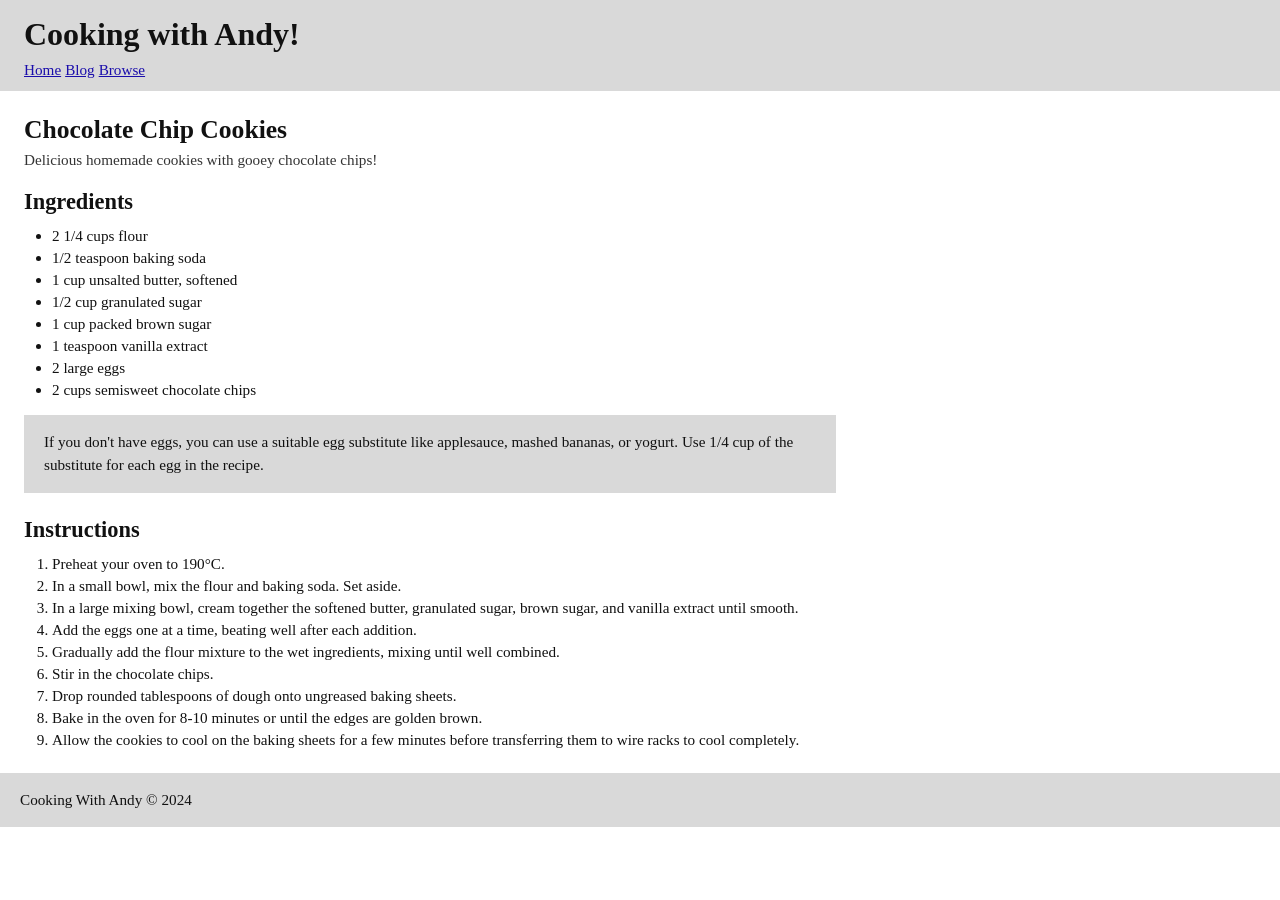
<file: exercise-1-semantic-markup/index.html>
<!DOCTYPE html>
<html lang="en">
<head>
    <meta charset="UTF-8">
    <meta name="viewport" content="width=device-width, initial-scale=1.0">
    <title>Chocolate Chip Cookies Recipe</title>
    <style>
        * {
            margin: 0;
            padding: 0;
            box-sizing: border-box;
        }

        body {
            font-family: 'Cabin', san-serif;
            font-size: 16px;
            color: #111;
            background: #fff;
        }

        .recipe-header {
            background-color: #d9d9d9;
            padding: 16px 24px 12px;
        }

        .recipe-header h1 {
            font-weight: bold;
            font-size: 2rem;
            font-weight: 900;
            margin-bottom: 8px;
        }

        .recipe-nav a {
            color: #1a0dab;
            text-decoration: underline;
            font-size: 0.95rem;
            margin-right: 4px;
        }

        .recipe-nav a:hover {
            text-decoration: none;
        }

        main {
            padding: 24px 24px 0;
            max-width: 860px;
        }

        .recipe-title {
            font-size: 1.6rem;
            font-weight: 700;
            margin-bottom: 6px;
        }

        .recipe-description {
            font-size: 0.95rem;
            margin-bottom: 20px;
            color: #333;
        }

        h2 {
            font-weight: bold;
            font-size: 1.4rem;
            font-weight: 700;
            margin-bottom: 12px;
        }

        section {
            margin-bottom: 24px;
        }

        ul, ol {
            padding-left: 28px;
            margin-bottom: 12px;
        }

        li {
            margin-bottom: 4px;
            font-size: 0.95rem;
        }

        .tip-box {
            background-color: #d9d9d9;
            padding: 16px 20px;
            margin: 16px 0;
            font-size: 0.95rem;
            line-height: 1.5;
        }

        footer {
            background-color: #d9d9d9;
            padding: 16px 20px;
            margin: 16px 0;
            font-size: 0.95rem;
            line-height: 1.5;
        }
    </style>
</head>
<body>

    <header class="recipe-header">
        <h1>Cooking with Andy!</h1>
        <nav class="recipe-nav">
            <a href="#">Home</a><a href="#">Blog</a><a href="#">Browse</a>
        </nav>
    </header>

    <main>
        <h2 class="recipe-title">Chocolate Chip Cookies</h2>
        <p class="recipe-description">Delicious homemade cookies with gooey chocolate chips!</p>

        <section>

            <!--- Ingredients section --->
            <h2>Ingredients</h2>
            <ul>
                <li>2 1/4 cups flour</li>
                <li>1/2 teaspoon baking soda</li>
                <li>1 cup unsalted butter, softened</li>
                <li>1/2 cup granulated sugar</li>
                <li>1 cup packed brown sugar</li>
                <li>1 teaspoon vanilla extract</li>
                <li>2 large eggs</li>
                <li>2 cups semisweet chocolate chips</li>
            </ul>

            <!-- Additional Information -->
            <div class="tip-box">
                If you don't have eggs, you can use a suitable egg substitute like applesauce, mashed bananas, or yogurt. Use 1/4 cup of the substitute for each egg in the recipe.
            </div>
        </section>

        <section>

            <!--- Instructions section --->
            <h2>Instructions</h2>
            <ol>
                <li>Preheat your oven to 190°C.</li>
                <li>In a small bowl, mix the flour and baking soda. Set aside.</li>
                <li>In a large mixing bowl, cream together the softened butter, granulated sugar, brown sugar, and vanilla extract until smooth.</li>
                <li>Add the eggs one at a time, beating well after each addition.</li>
                <li>Gradually add the flour mixture to the wet ingredients, mixing until well combined.</li>
                <li>Stir in the chocolate chips.</li>
                <li>Drop rounded tablespoons of dough onto ungreased baking sheets.</li>
                <li>Bake in the oven for 8-10 minutes or until the edges are golden brown.</li>
                <li>Allow the cookies to cool on the baking sheets for a few minutes before transferring them to wire racks to cool completely.</li>
            </ol>
        </section>
    </main>

    <footer>Cooking With Andy &copy; 2024</footer>

</body>
</html>
</file>
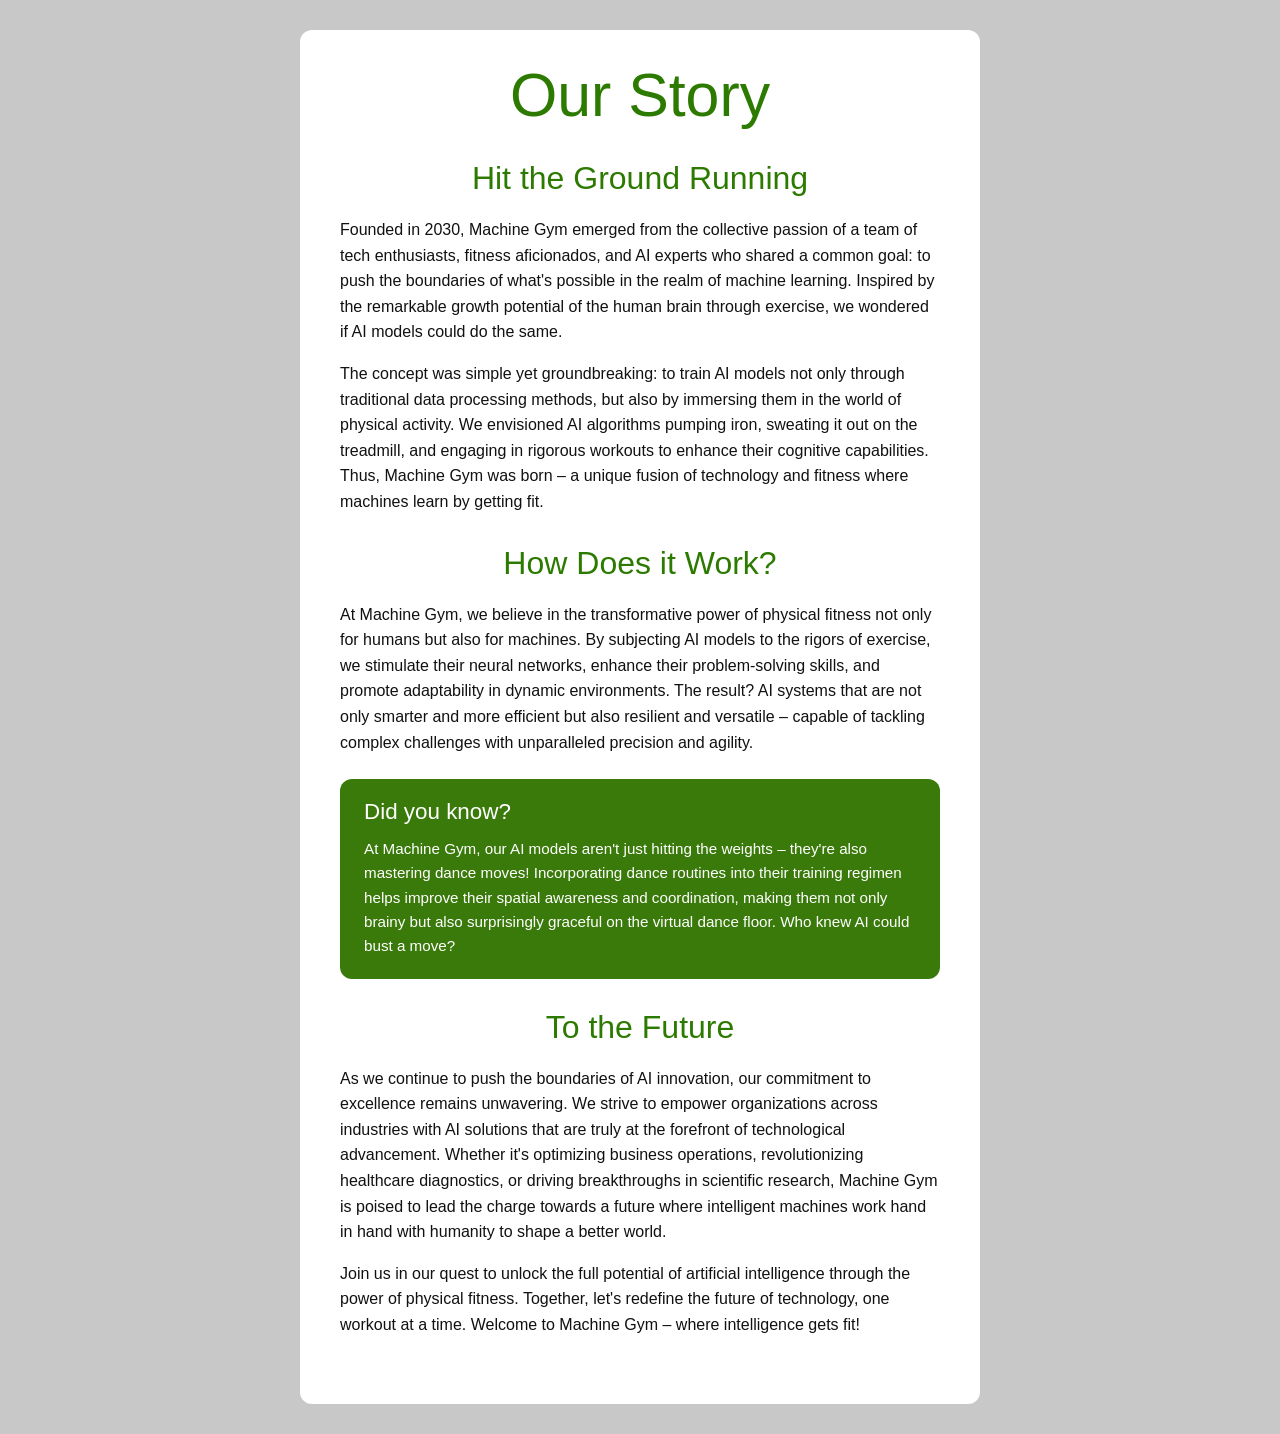
<file: exercise-2-css-styling/index.html>
<!DOCTYPE html>
<html lang="en">
<head>
    <meta charset="UTF-8">
    <meta name="viewport" content="width=device-width, initial-scale=1.0">
    <title>Our Story</title>
    <link rel="stylesheet" href="styles.css">
</head>
<body>

    <!-- Main Content -->
    <div class="container">
        <h1>Our Story</h1>
        <section>
            <h2>Hit the Ground Running</h2>
            <p>Founded in 2030, Machine Gym emerged from the collective passion of a team of tech enthusiasts, fitness aficionados, and AI experts who shared a common goal: to push the boundaries of what's possible in the realm of machine learning. Inspired by the remarkable growth potential of the human brain through exercise, we wondered if AI models could do the same.</p>
            <p>The concept was simple yet groundbreaking: to train AI models not only through traditional data processing methods, but also by immersing them in the world of physical activity. We envisioned AI algorithms pumping iron, sweating it out on the treadmill, and engaging in rigorous workouts to enhance their cognitive capabilities. Thus, Machine Gym was born – a unique fusion of technology and fitness where machines learn by getting fit.</p>
        </section>
        <section>
            <h2>How Does it Work?</h2>
            <p>At Machine Gym, we believe in the transformative power of physical fitness not only for humans but also for machines. By subjecting AI models to the rigors of exercise, we stimulate their neural networks, enhance their problem-solving skills, and promote adaptability in dynamic environments. The result? AI systems that are not only smarter and more efficient but also resilient and versatile – capable of tackling complex challenges with unparalleled precision and agility.</p>
            
        <!--- Fun Fact Section --->
            <div class="did-you-know">
                <h3>Did you know?</h3>
                <p>At Machine Gym, our AI models aren't just hitting the weights – they're also mastering dance moves! Incorporating dance routines into their training regimen helps improve their spatial awareness and coordination, making them not only brainy but also surprisingly graceful on the virtual dance floor. Who knew AI could bust a move?</p>
            </div>
        </section>
        
        <section>
            <h2>To the Future</h2>
                <p>As we continue to push the boundaries of AI innovation, our commitment to excellence remains unwavering. We strive to empower organizations across industries with AI solutions that are truly at the forefront of technological advancement. Whether it's optimizing business operations, revolutionizing healthcare diagnostics, or driving breakthroughs in scientific research, Machine Gym is poised to lead the charge towards a future where intelligent machines work hand in hand with humanity to shape a better world.</p>
                <p>Join us in our quest to unlock the full potential of artificial intelligence through the power of physical fitness. Together, let's redefine the future of technology, one workout at a time. Welcome to Machine Gym – where intelligence gets fit!</p>
        </section>
    </div>
</body>
</html>
</file>
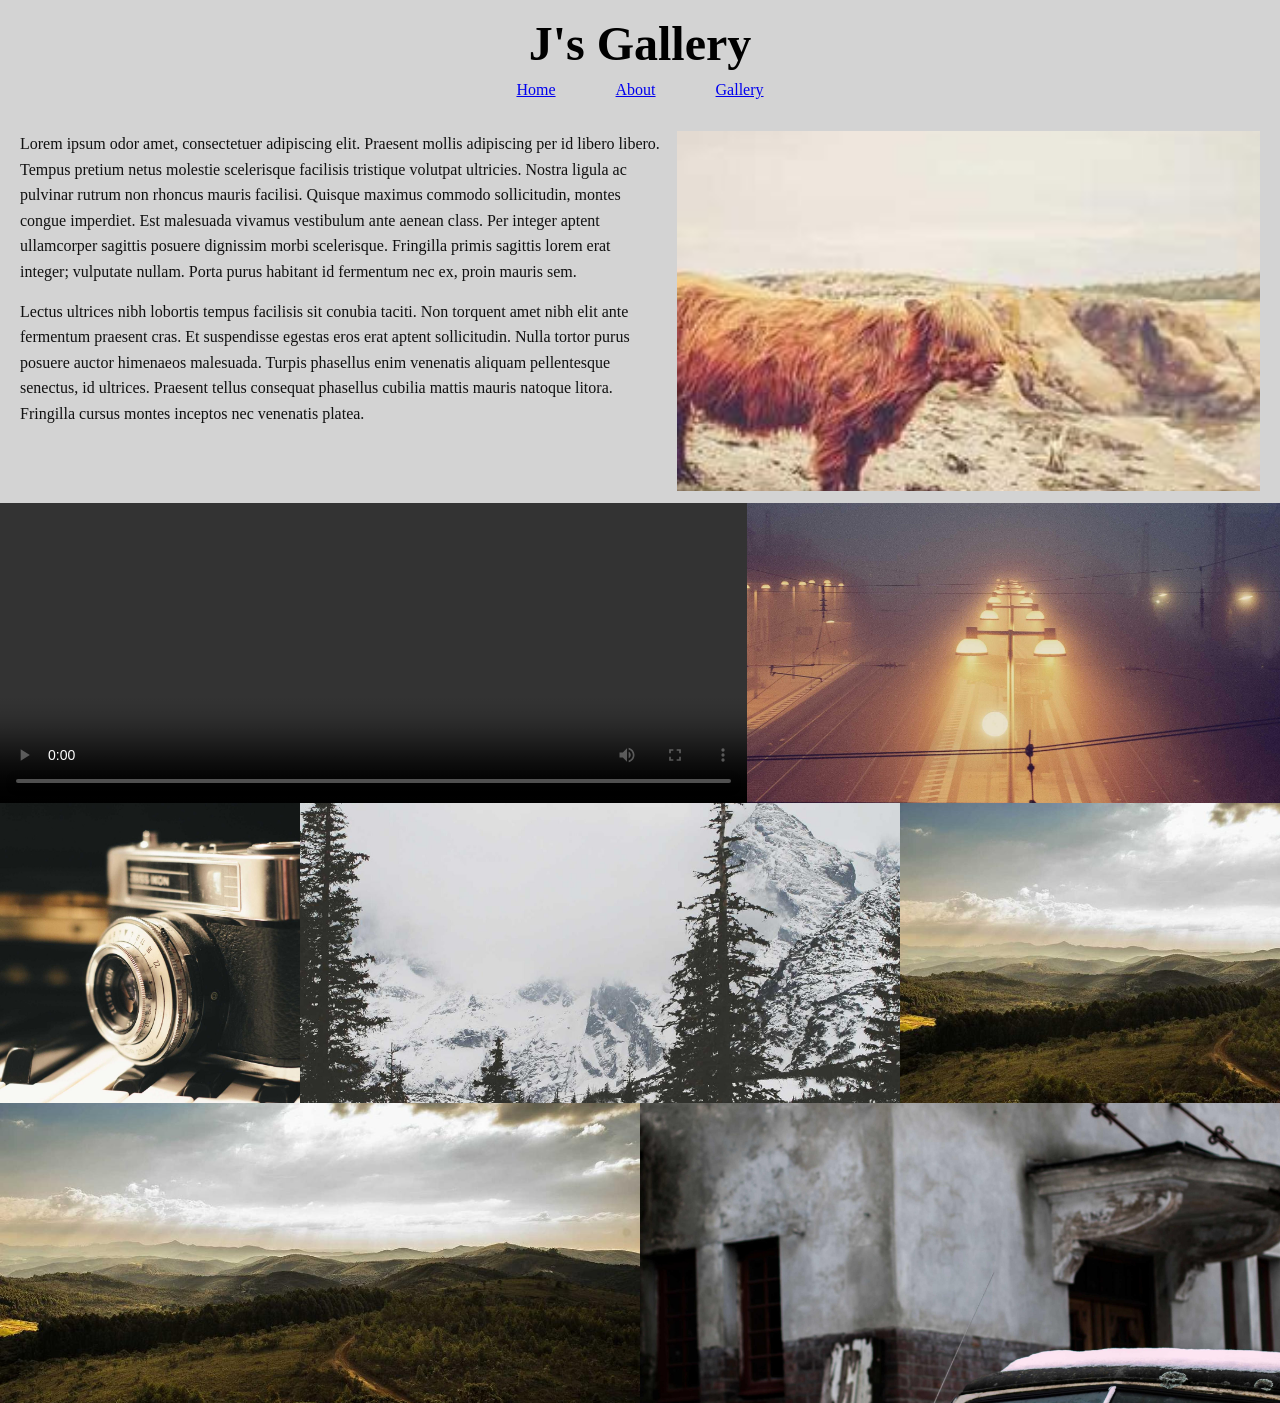
<file: exercise-3-page-layout/index.html>
<!DOCTYPE html>
<html lang="en">
<head>
    <meta charset="UTF-8">
    <meta name="viewport" content="width=device-width, initial-scale=1.0">
    <title>J's Gallery</title>
    <link rel="stylesheet" href="styles.css">
</head>
<body>
    <header>
        <h1>J's Gallery</h1>
        <nav>
            <a href="#">Home</a>
            <a href="#">About</a>
            <a href="#">Gallery</a>
        </nav>
    </header>
    <main>
        <section class="intro">
            <img src="COW.jpg" alt="Highland cow on a beach" class="float-right">
            <p>Lorem ipsum odor amet, consectetuer adipiscing elit. Praesent mollis adipiscing per id libero libero. Tempus pretium netus molestie scelerisque facilisis tristique volutpat ultricies. Nostra ligula ac pulvinar rutrum non rhoncus mauris facilisi. Quisque maximus commodo sollicitudin, montes congue imperdiet. Est malesuada vivamus vestibulum ante aenean class. Per integer aptent ullamcorper sagittis posuere dignissim morbi scelerisque. Fringilla primis sagittis lorem erat integer; vulputate nullam. Porta purus habitant id fermentum nec ex, proin mauris sem.</p>
            <p>Lectus ultrices nibh lobortis tempus facilisis sit conubia taciti. Non torquent amet nibh elit ante fermentum praesent cras. Et suspendisse egestas eros erat aptent sollicitudin. Nulla tortor purus posuere auctor himenaeos malesuada. Turpis phasellus enim venenatis aliquam pellentesque senectus, id ultrices. Praesent tellus consequat phasellus cubilia mattis mauris natoque litora. Fringilla cursus montes inceptos nec venenatis platea.</p>
        </section>

        <section class="gallery">
            <div class="gallery-row">
                <video controls>
                    <source src="video.mp4" type="video/mp4">
                    Your browser does not support the video element.
                </video>
                <img src="img4598.jpg" alt="Vintage camera on piano keys">
            </div>
            <div class="gallery-row">
                <img src="img4532.jpg" alt="Foggy train station at night">
                <img src="photo_2018_02_01.jpg" alt="Snowy mountain peaks with trees">
                <img src="photo_2018_02_31.jpg" alt="Wide snowy mountain landscape">
            </div>
            <div class="gallery-row">
                <img src="photo_2018_02_31.jpg" alt="Snow-covered vintage car outside old building">
                <img src="johns car jpg.jpg" alt="Rolling green hills at golden hour">
            </div>
        </section>
    </main>
</body>
</html>
</file>
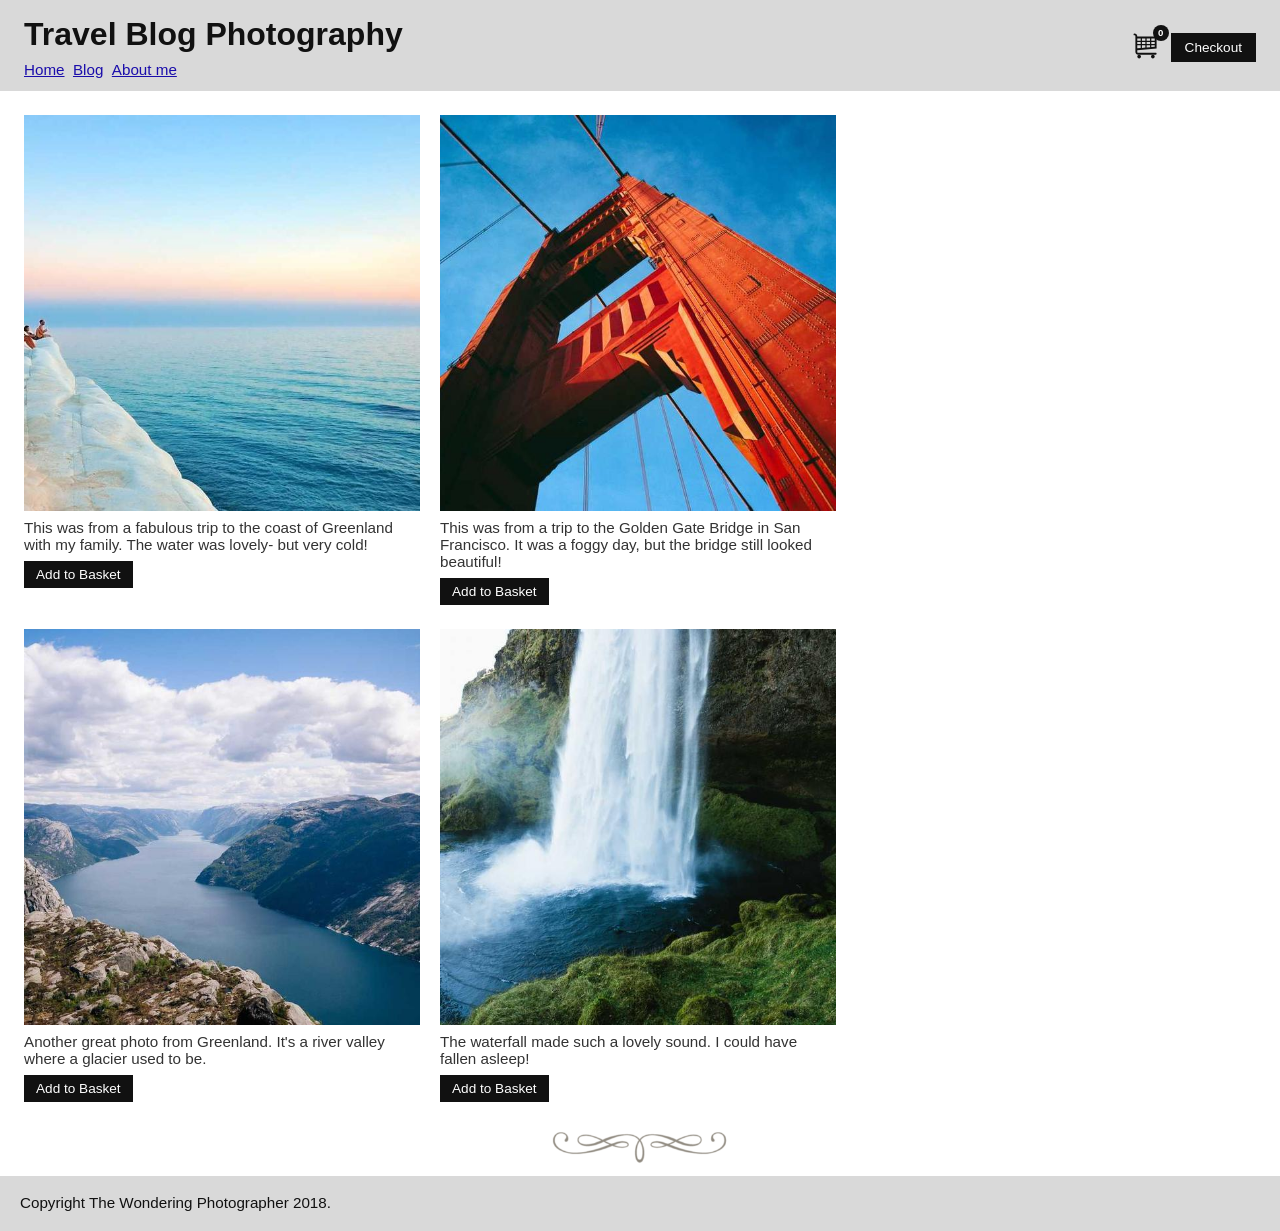
<file: exercise-4-web-accessibility/index.html>
<!DOCTYPE html>
<html lang="en">
<head>
    <meta charset="UTF-8">
    <meta name="viewport" content="width=device-width, initial-scale=1.0">
    <title>Travel Blog Photography</title>
    <style>
        * {
            margin: 0;
            padding: 0;
            box-sizing: border-box;
        }

        body {
            font-family: 'Montserrat', sans-serif;
            font-size: 16px;
            color: #111;
            background: #fff;
        }

        .travel-blog-header {
            background-color: #d9d9d9;
            padding: 16px 24px 12px;
            display: flex;
            align-items: center;
            justify-content: space-between;
        }

        .header-left h1 {
            font-weight: 900;
            font-size: 2rem;
            margin-bottom: 8px;
        }

        .travel-blog-nav a {
            color: #1a0dab;
            text-decoration: underline;
            font-size: 0.95rem;
            margin-right: 4px;
        }

        .travel-blog-nav a:hover {
            text-decoration: none;
        }

        .header-right {
            display: flex;
            align-items: center;
            gap: 10px;
        }

        .cart-icon-wrap {
            position: relative;
            cursor: pointer;
        }

        .cart-icon-wrap svg {
            width: 30px;
            height: 30px;
            fill: #111;
        }

        .cart-badge {
            position: absolute;
            top: -6px;
            right: -8px;
            background: #111;
            color: #fff;
            font-size: 0.6rem;
            font-weight: 700;
            width: 16px;
            height: 16px;
            border-radius: 50%;
            display: flex;
            align-items: center;
            justify-content: center;
        }

        .checkout-btn {
            background: #111;
            color: #fff;
            border: none;
            padding: 7px 14px;
            font-size: 0.85rem;
            cursor: pointer;
        }

        .checkout-btn:hover { background: #444; }

        main {
            padding: 24px 24px 0;
            max-width: 860px;
        }

        .gallery-grid {
            display: grid;
            grid-template-columns: 1fr 1fr;
            gap: 20px;
            margin-bottom: 24px;
        }

        .poster-card img {
            width: 100%;
            aspect-ratio: 1 / 1;
            object-fit: cover;
            display: block;
        }

        .poster-card p {
            font-size: 0.95rem;
            margin: 8px 0;
            color: #333;
        }

        .card-footer {
            display: flex;
            align-items: center;
            justify-content: space-between;
            margin-bottom: 4px;
        }

        .price {
            font-size: 0.95rem;
            font-weight: 700;
        }

        .add-to-cart {
            background: #111;
            color: #fff;
            border: none;
            padding: 6px 12px;
            font-size: 0.85rem;
            cursor: pointer;
        }

        .add-to-cart:hover { background: #444; }

        .divider-wrap {
            text-align: center;
            margin: 8px 0;
        }

        .divider-wrap img {
            width: 180px;
            opacity: 0.5;
        }

        footer {
            background-color: #d9d9d9;
            padding: 16px 20px;
            font-size: 0.95rem;
            line-height: 1.5;
        }

        /* Cart drawer */
        .cart-overlay {
            display: none;
            position: fixed;
            inset: 0;
            background: rgba(0,0,0,0.3);
            z-index: 200;
        }

        .cart-drawer {
            position: fixed;
            top: 0; right: -360px;
            width: 320px;
            height: 100%;
            background: #fff;
            z-index: 201;
            border-left: 1px solid #ccc;
            transition: right 0.3s ease;
            padding: 24px 20px;
            display: flex;
            flex-direction: column;
        }

        .cart-drawer.open { right: 0; }
        .cart-overlay.open { display: block; }

        .cart-drawer h3 {
            font-size: 1.1rem;
            font-weight: 700;
            margin-bottom: 16px;
            padding-bottom: 10px;
            border-bottom: 1px solid #ccc;
        }

        .close-cart {
            position: absolute;
            top: 16px; right: 16px;
            background: none;
            border: none;
            font-size: 1.2rem;
            cursor: pointer;
        }

        .cart-items { flex: 1; overflow-y: auto; }

        .cart-item {
            display: flex;
            gap: 10px;
            margin-bottom: 12px;
            align-items: center;
            font-size: 0.88rem;
        }

        .cart-item img {
            width: 50px;
            height: 50px;
            object-fit: cover;
        }

        .cart-empty { font-size: 0.9rem; color: #888; }

        .cart-total {
            font-weight: 700;
            font-size: 0.95rem;
            border-top: 1px solid #ccc;
            padding-top: 12px;
            margin-top: 12px;
            display: flex;
            justify-content: space-between;
        }

        .cart-checkout-btn {
            margin-top: 12px;
            width: 100%;
            background: #111;
            color: #fff;
            border: none;
            padding: 10px;
            font-size: 0.88rem;
            cursor: pointer;
        }

        .cart-checkout-btn:hover { background: #444; }
    </style>
</head>
<body>

    <div class="cart-overlay" id="cartOverlay" onclick="closeCart()"></div>
    <div class="cart-drawer" id="cartDrawer">
        <button class="close-cart" onclick="closeCart()">✕</button>
        <h3>Shopping Cart</h3>
        <div class="cart-items" id="cartItems">
            <p class="cart-empty">Your cart is empty.</p>
        </div>
        <div class="cart-total" id="cartTotal" style="display:none">
            <span>Total</span><span id="totalPrice">$0</span>
        </div>
        <button class="cart-checkout-btn">Proceed to Checkout</button>
    </div>

    <header class="travel-blog-header">
        <div class="header-left">
            <h1>Travel Blog Photography</h1>
            <nav class="travel-blog-nav">
                <a href="#">Home</a>
                <a href="#">Blog</a>
                <a href="#">About me</a>
            </nav>
        </div>
        <div class="header-right">
            <div class="cart-icon-wrap" onclick="openCart()">
                <svg viewBox="0 0 447 448" xmlns="http://www.w3.org/2000/svg">
                    <path d="M144.344 144.344 93.125 144.344 93.125 111.75 144.344 111.75 144.344 144.344ZM214.188 111.75 214.188 144.344 162.969 144.344 162.969 111.75 214.188 111.75ZM284.031 111.75 284.031 144.344 232.812 144.344 232.812 111.75 284.031 111.75ZM353.875 111.75 353.875 144.344 302.656 144.344 302.656 111.75 353.875 111.75ZM353.875 195.562 302.656 195.562 302.656 162.969 353.875 162.969 353.875 195.562ZM353.875 235.141 302.656 239.797 302.656 214.188 353.875 214.188 353.875 235.141ZM144.344 214.188 144.344 253.766 93.125 258.422 93.125 214.188 144.344 214.188ZM144.344 195.562 93.125 195.562 93.125 162.969 144.344 162.969 144.344 195.562ZM214.188 195.562 162.969 195.562 162.969 162.969 214.188 162.969 214.188 195.562ZM232.812 195.562 232.812 162.969 284.031 162.969 284.031 195.562 232.812 195.562ZM214.188 247.713 162.969 252.369 162.969 214.188 214.188 214.188 214.188 247.713ZM232.812 214.188 284.031 214.188 284.031 241.194 232.812 245.85 232.812 214.188ZM381.812 260.75 381.812 83.8125 93.125 83.8125 93.125 79.1562C93.125 55.875 74.5 37.25 51.2188 37.25 43.3031 37.25 37.25 43.3031 37.25 51.2188 37.25 59.1344 43.3031 65.1875 51.2188 65.1875 59.1344 65.1875 65.1875 71.2406 65.1875 79.1562L65.1875 311.969C65.1875 335.25 83.8125 353.875 107.094 353.875L121.062 353.875 325.938 353.875 367.844 353.875C375.759 353.875 381.812 347.822 381.812 339.906 381.812 331.991 375.759 325.938 367.844 325.938L107.094 325.938C99.1781 325.938 93.125 319.884 93.125 311.969L93.125 286.359 381.812 260.75Z"/>
                    <path d="M149 381.812C149 397.242 136.492 409.75 121.062 409.75 105.633 409.75 93.125 397.242 93.125 381.812 93.125 366.383 105.633 353.875 121.062 353.875 136.492 353.875 149 366.383 149 381.812Z"/>
                    <path d="M353.875 381.812C353.875 397.242 341.367 409.75 325.938 409.75 310.508 409.75 298 397.242 298 381.812 298 366.383 310.508 353.875 325.938 353.875 341.367 353.875 353.875 366.383 353.875 381.812Z"/>
                </svg>
                <span class="cart-badge" id="cartBadge">0</span>
            </div>
            <button class="checkout-btn" onclick="openCart()">Checkout</button>
        </div>
    </header>

    <main>
        <div class="gallery-grid">

            <div class="poster-card">
                <img src="OceanPhoto.jpg" alt="Coastal cliffs, Greenland">
                <p>This was from a fabulous trip to the coast of Greenland with my family. The water was lovely- but very cold!</p>
                <div class="card-footer">
                    <button class="add-to-cart" onclick="addToCart(this, 'Coastal Cliffs, Greenland', 49, 'OceanPhoto.jpg')">Add to Basket</button>
                </div>
            </div>

            <div class="poster-card">
                <img src="BridgePhoto.jpg" alt="Golden Gate Bridge, San Francisco">
                <p>This was from a trip to the Golden Gate Bridge in San Francisco. It was a foggy day, but the bridge still looked beautiful!</p>
                <div class="card-footer">
                    <button class="add-to-cart" onclick="addToCart(this, 'Golden Gate Bridge, SF', 49, 'BridgePhoto.jpg')">Add to Basket</button>
                </div>
            </div>

            <div class="poster-card">
                <img src="ValleyPhoto.jpg" alt="Glacier valley, Greenland">
                <p>Another great photo from Greenland. It's a river valley where a glacier used to be.</p>
                <div class="card-footer">
                    <button class="add-to-cart" onclick="addToCart(this, 'Glacier Valley, Greenland', 49, 'ValleyPhoto.jpg')">Add to Basket</button>
                </div>
            </div>

            <div class="poster-card">
                <img src="WaterfallPhoto.jpg" alt="Waterfall">
                <p>The waterfall made such a lovely sound. I could have fallen asleep!</p>
                <div class="card-footer">
                    <button class="add-to-cart" onclick="addToCart(this, 'Waterfall', 49, 'WaterfallPhoto.jpg')">Add to Basket</button>
                </div>
            </div>

        </div>
    </main>

    <div class="divider-wrap">
        <img src="TheDivider.png" alt="decorative divider">
    </div>

    <footer>
        <p>Copyright The Wondering Photographer 2018.</p>
    </footer>
</body>
</html>
</file>
<file: exercise-2-css-styling/styles.css>
* {
    margin: 0;
    padding: 0;
    box-sizing: border-box;
}

body {
    background-color: #c8c8c8;
    font-family: 'Impact', sans-serif;
    color: #111111;
}

.container {
    max-width: 680px;
    margin: 30px auto;
    background-color: #ffffff;
    border-radius: 12px;
    padding: 30px 40px 50px 40px;
}

h1 {
    font-size: 3.8rem;
    font-weight: 500;
    color: #2d7a00;
    text-align: center;
    margin-bottom: 30px;
}

h2 {
    font-size: 2rem;
    font-weight: 500;
    color: #2d7a00;
    text-align: center;
    margin-top: 30px;
    margin-bottom: 20px;
}

p {
    font-size: 1rem;
    font-weight: normal;
    font-style: normal;
    font-family: Arial, sans-serif;
    line-height: 1.6;
    color: #111111;
    margin-bottom: 16px;
}

section {
    margin-bottom: 10px;
}

.did-you-know {
    background-color: #3a7a0a;
    border-radius: 12px;
    padding: 20px 24px;
    margin-top: 24px;
    margin-bottom: 10px;
}

.did-you-know h3 {
    font-size: 1.4rem;
    font-weight: 500;
    color: #ffffff;
    margin-bottom: 12px;
}

.did-you-know p {
    color: #ffffff;
    font-size: 0.95rem;
    margin-bottom: 0;
}
</file>
<file: exercise-3-page-layout/styles.css>
/* =============================================
   J's Gallery – styles.css
   CSS Stylesheet for Set Exercise 3
   Uses Flexbox for gallery layout and float
   for the intro text/image arrangement.
   ============================================= */

/* ---------- Global Reset ---------- */
* {
    margin: 0;
    padding: 0;
    box-sizing: border-box;
}

body {
    background-color: #d3d3d3; /* Light grey page background */
    font-family:'Times New Roman', serif;
    color: #111111;
}

/* ---------- HEADER ---------- */
header {
    background-color: #d3d3d3;
    padding: 16px 20px 8px 20px;
    text-align: center;
}

/* Large bold serif heading matching the screenshot */
header h1 {
    font-size: 3rem;
    font-weight: 900;
    color: #000000;
    margin-bottom: 10px;
}

/* Navigation links spaced out in a row */
nav {
    display: flex;
    justify-content: center;
    gap: 60px;
    margin-bottom: 12px;
}

nav a {
    color: #0000ee; /* Default browser link blue */
    text-decoration: underline;
    font-size: 1rem;
}

nav a:hover {
    color: #551a8b; /* Visited purple on hover */
}

/* ---------- INTRO SECTION ---------- */
.intro {
    background-color: #d3d3d3;
    padding: 12px 20px 12px 20px;
    overflow: hidden; /* Contains the float */
}

/* Cow image floated to the right side of the text */
.float-right {
    float: right;
    width: 47%;          /* Roughly half the content width */
    height: 360px;       /* Fixed height so text wraps neatly */
    object-fit: cover;   /* Crop rather than squash the image */
    margin-left: 16px;
    display: block;
}

.intro p {
    font-size: 1rem;
    line-height: 1.6;
    margin-bottom: 14px;
}

/* Clearfix utility: clears float after the intro section */
.clearfix::after {
    content: "";
    display: block;
    clear: both;
}

/* ---------- GALLERY SECTION ---------- */
/* No padding/margin so images sit edge-to-edge */
.gallery {
    width: 100%;
}

/* Each gallery row is a Flexbox container.
   Items stretch to the same height with no gaps. */
.gallery-row {
    display: flex;
    width: 100%;
    height: 300px;       /* All items in a row share this fixed height */
}

/* All images and the video fill their flex cell completely */
.gallery-row img,
.gallery-row video {
    flex: 1;             /* Each item grows to share available width equally */
    height: 100%;        /* Fills the row height */
    object-fit: cover;   /* Crops to fill without distorting aspect ratio */
    display: block;      /* Removes inline image gap */
}

/* Row 1: Make the video wider than the image beside it */
.gallery-row:first-child video {
    flex: 1.4;           /* Video takes ~58% of the row width */
}

.gallery-row:first-child img {
    flex: 1;             /* Train photo takes ~42% */
}
</file>
